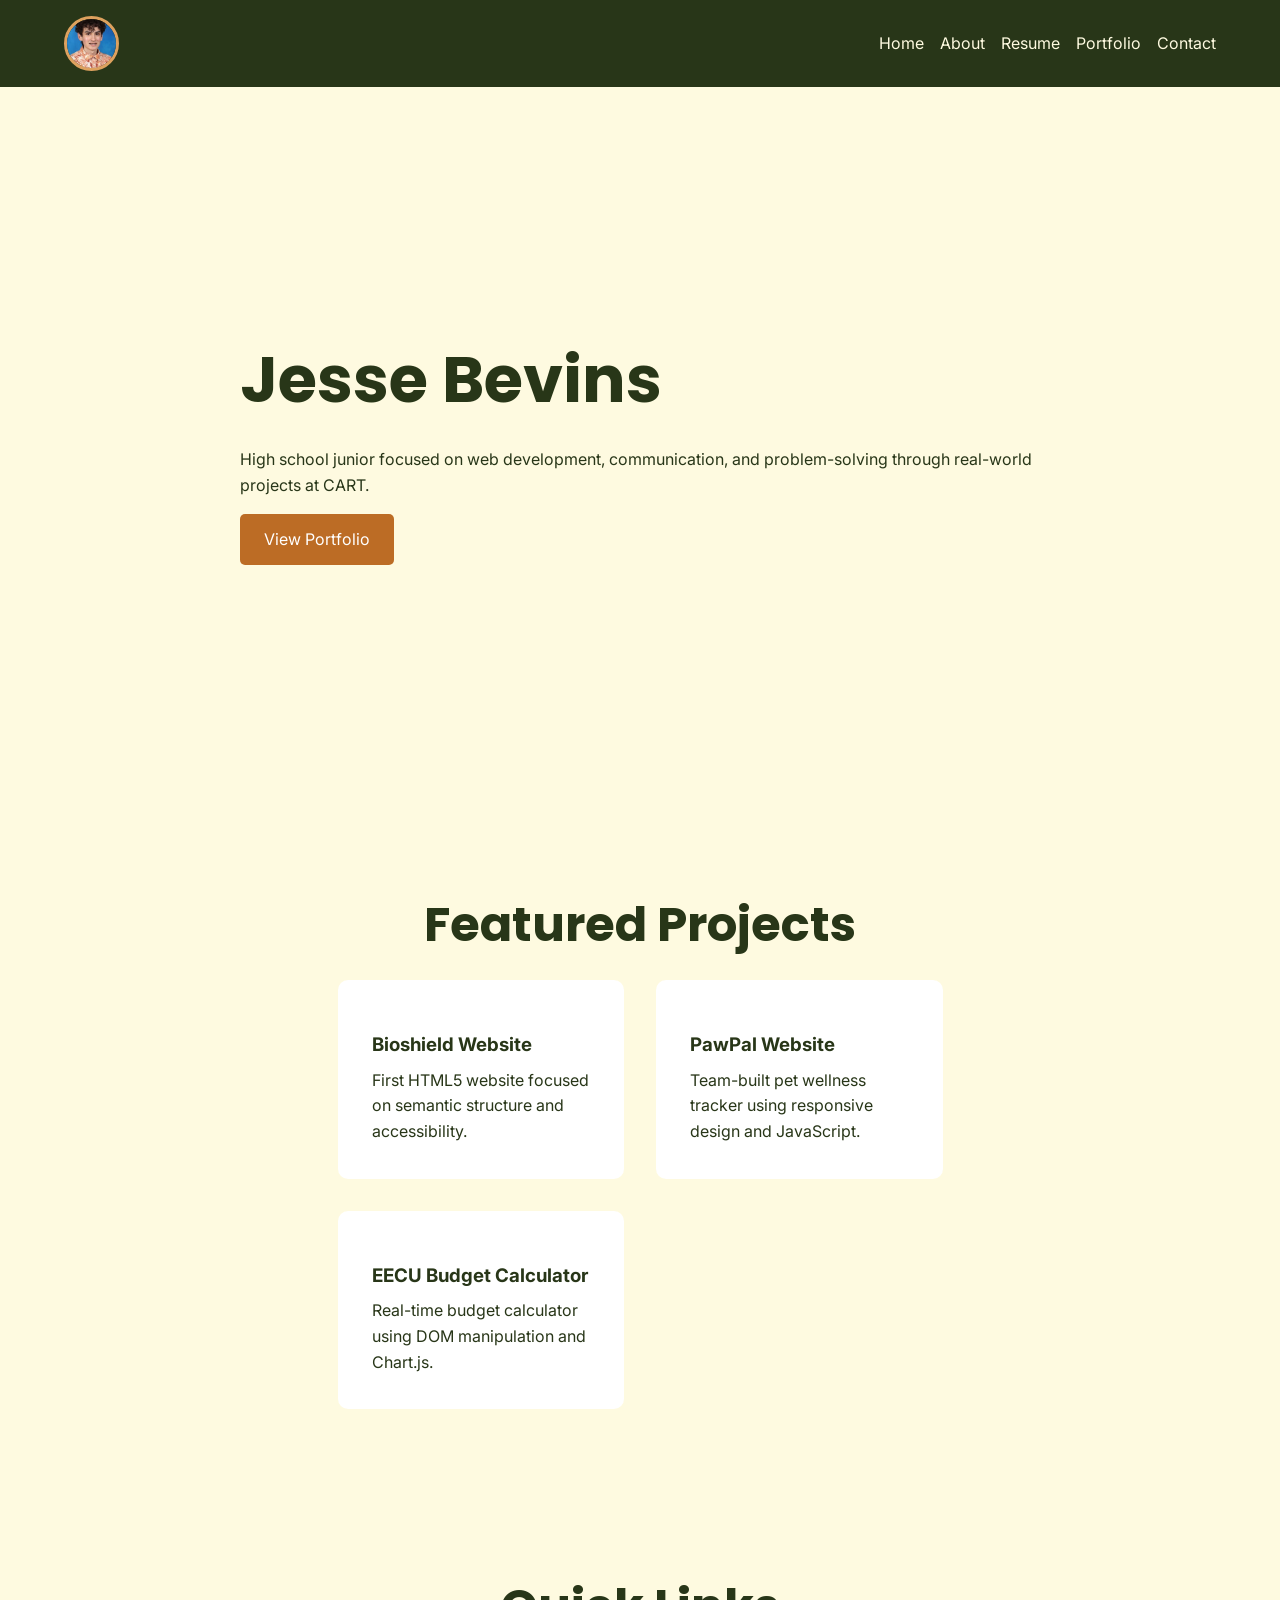
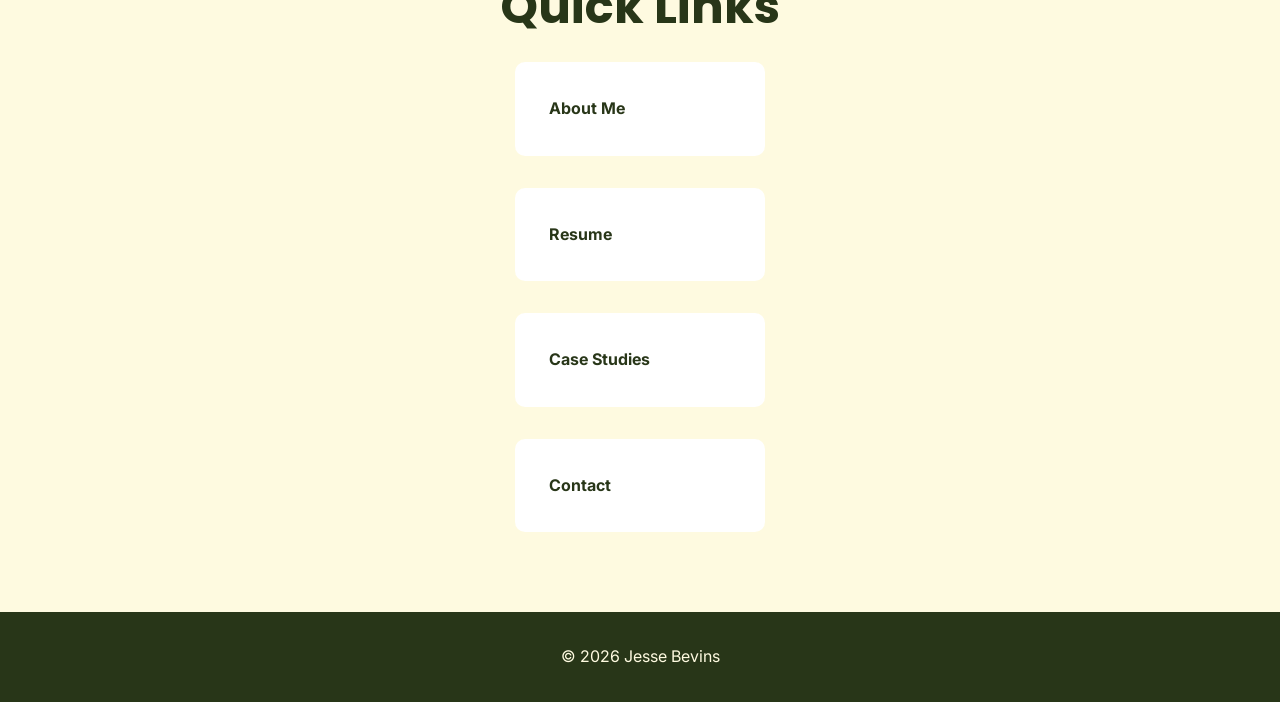
<file: index.html>
<!DOCTYPE html>
<html lang="en">
<head>
    <meta charset="UTF-8">
    <meta name="viewport" content="width=device-width, initial-scale=1.0">
    <title>Jesse Bevins | Portfolio</title>
    <link rel="preconnect" href="https://fonts.googleapis.com">
    <link rel="preconnect" href="https://fonts.gstatic.com" crossorigin>
    <link href="https://fonts.googleapis.com/css2?family=Inter:wght@400;500;700&family=Poppins:wght@400;600;700&display=swap" rel="stylesheet">
    <link rel="stylesheet" href="style.css">
    
</head>
<body>

<header>
    <nav>
         <a href="index.html" class="logo">
        <img src="image.jpeg" alt="Jesse Bevins Profile Picture">
    </a>

        <ul>
            <li><a href="index.html">Home</a></li>
            <li><a href="about.html">About</a></li>
            <li><a href="resume.html">Resume</a></li>
            <li><a href="portfolio.html">Portfolio</a></li>
            <li><a href="contact.html">Contact</a></li>
        </ul>
    </nav>
</header>

<main>

<section class="hero section hidden">
    <div>
        <h1>Jesse Bevins</h1>
        <p>
            High school junior focused on web development, communication,
            and problem-solving through real-world projects at CART.
        </p>

        <a href="portfolio.html" class="btn">View Portfolio</a>
    </div>
</section>

<section class="section hidden">
    <h2>Featured Projects</h2>

    <div class="grid cards">

        <article class="card">
            <h3>Bioshield Website</h3>
            <p>
                First HTML5 website focused on semantic structure and accessibility.
            </p>
        </article>

        <article class="card">
            <h3>PawPal Website</h3>
            <p>
                Team-built pet wellness tracker using responsive design and JavaScript.
            </p>
        </article>

        <article class="card">
            <h3>EECU Budget Calculator</h3>
            <p>
                Real-time budget calculator using DOM manipulation and Chart.js.
            </p>
        </article>

    </div>
</section>

<section class="section hidden">
    <h2>Quick Links</h2>

    <div class="grid cards">
        <a class="card link-card" href="about.html">About Me</a>
        <a class="card link-card" href="resume.html">Resume</a>
        <a class="card link-card" href="portfolio.html">Case Studies</a>
        <a class="card link-card" href="contact.html">Contact</a>
    </div>
</section>

</main>

<footer>
    <p>© 2026 Jesse Bevins</p>
</footer>
<script src="app.js"></script>
</body>
</html>
</file>
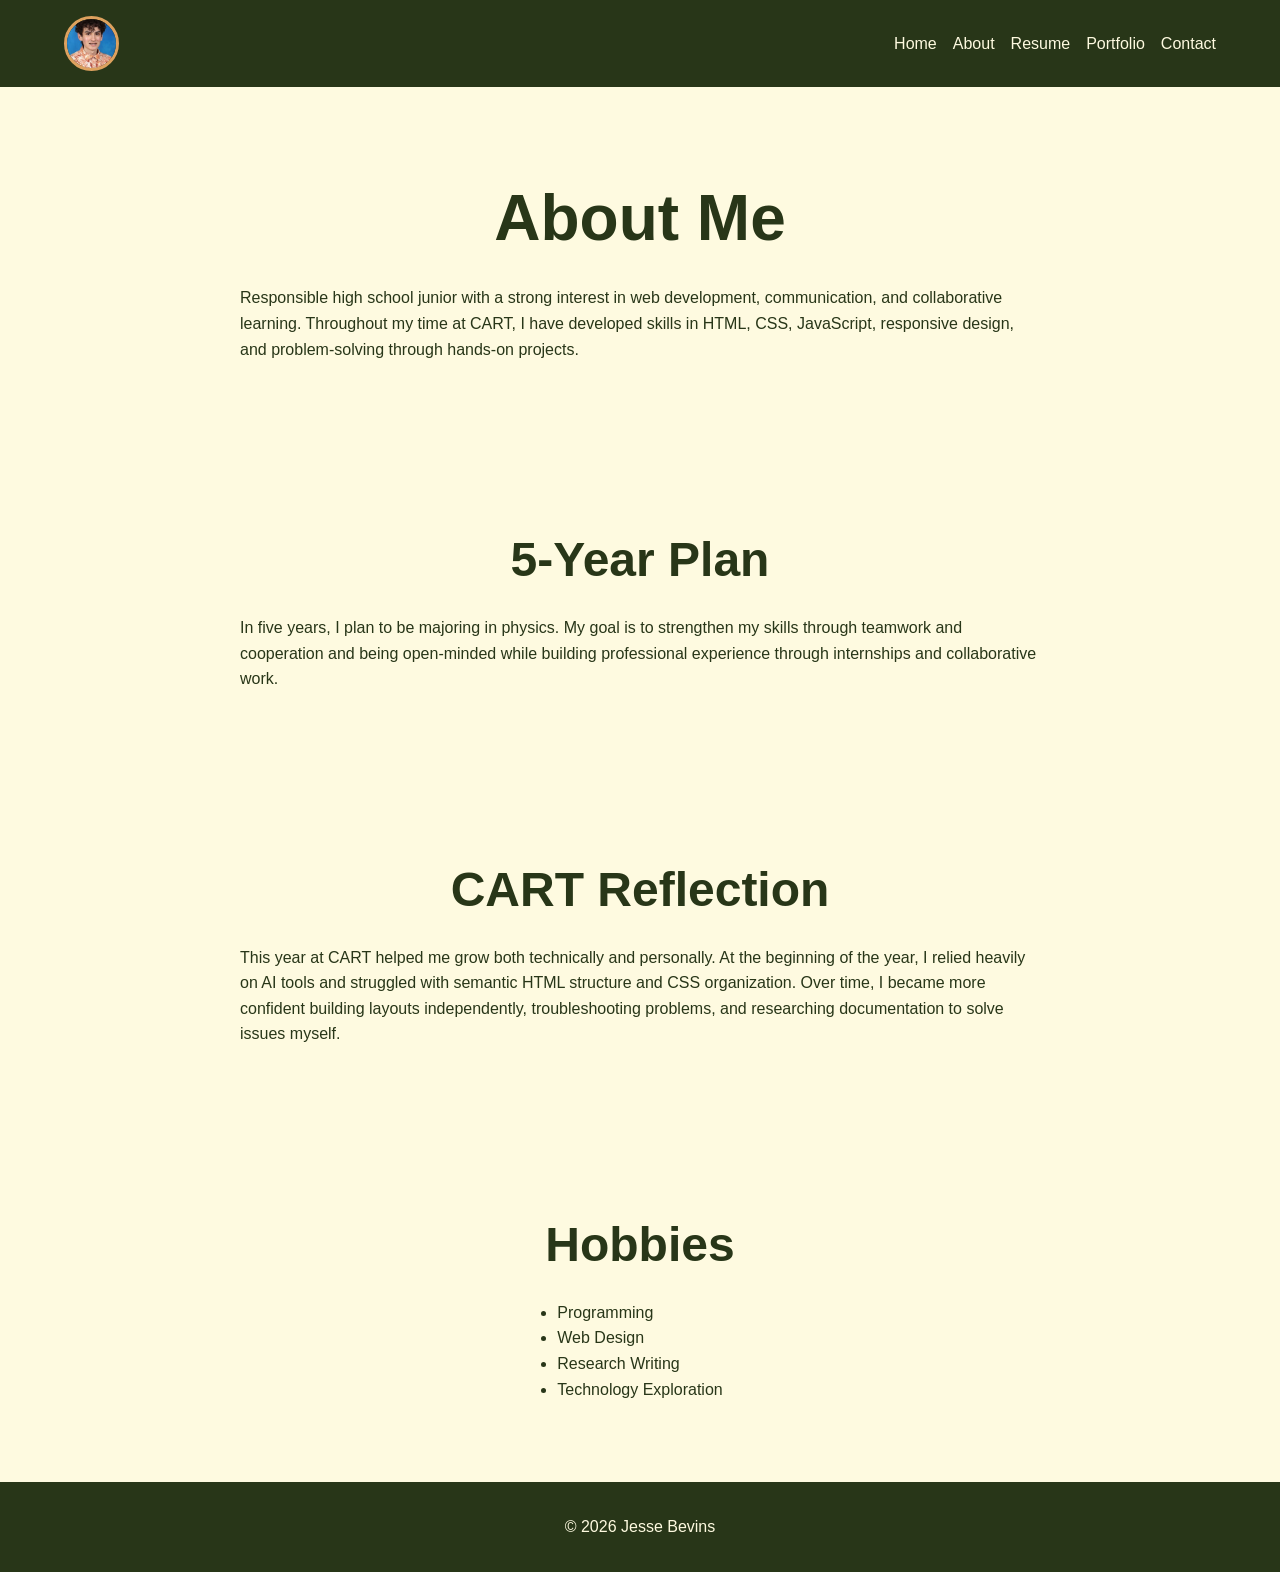
<file: about.html>
<!DOCTYPE html>
<html lang="en">
<head>
    <meta charset="UTF-8">
    <meta name="viewport" content="width=device-width, initial-scale=1.0">
    <title>About | Jesse Bevins</title>
    <link rel="stylesheet" href="style.css">
    
</head>
<body>

<nav>
    <a href="index.html" class="logo">
        <img src="image.jpeg" alt="Jesse Bevins Profile Picture">
    </a>

    <ul>
        <li><a href="index.html">Home</a></li>
        <li><a href="about.html">About</a></li>
        <li><a href="resume.html">Resume</a></li>
        <li><a href="portfolio.html">Portfolio</a></li>
        <li><a href="contact.html">Contact</a></li>
    </ul>
</nav>

<main>

<section class="section hidden">
    <h1>About Me</h1>

    <p>
        Responsible high school junior with a strong interest in web development,
        communication, and collaborative learning. Throughout my time at CART,
        I have developed skills in HTML, CSS, JavaScript, responsive design,
        and problem-solving through hands-on projects.
    </p>
</section>

<section class="section hidden">
    <h2>5-Year Plan</h2>

    <p>
        In five years, I plan to be majoring in physics. My goal is to strengthen my skills
        through teamwork and cooperation and being open-minded while building professional experience through
        internships and collaborative work.
    </p>
</section>

<section class="section hidden">
    <h2>CART Reflection</h2>

    <p>
        This year at CART helped me grow both technically and personally. At the beginning
        of the year, I relied heavily on AI tools and struggled with semantic HTML structure
        and CSS organization. Over time, I became more confident building layouts independently,
        troubleshooting problems, and researching documentation to solve issues myself.
    </p>
</section>



<section class="section hidden">
    <h2>Hobbies</h2>

    <ul>
        <li>Programming</li>
        <li>Web Design</li>
        <li>Research Writing</li>
        <li>Technology Exploration</li>
    </ul>
</section>

</main>

<footer>
    <p>© 2026 Jesse Bevins</p>
</footer>
<script src="app.js"></script>
</body>
</html>
</file>
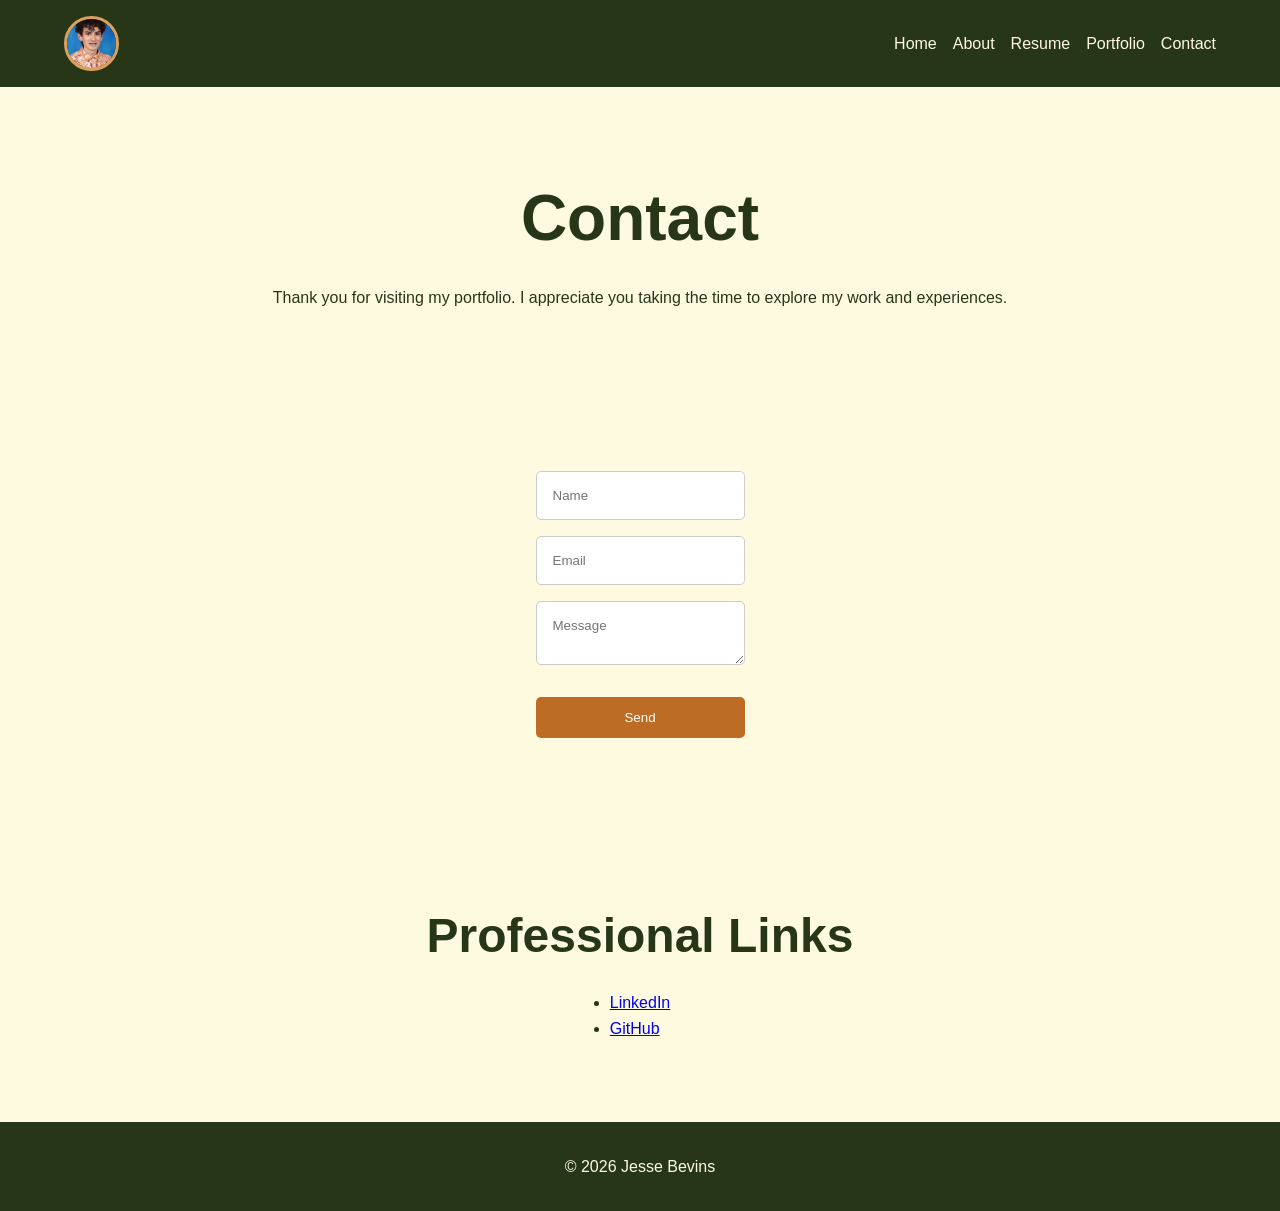
<file: contact.html>
<!DOCTYPE html>
<html lang="en">
<head>
    <meta charset="UTF-8">
    <meta name="viewport" content="width=device-width, initial-scale=1.0">
    <title>Contact | Jesse Bevins</title>
    <link rel="stylesheet" href="style.css">
   
</head>
<body>

<nav>
    <a href="index.html" class="logo">
        <img src="image.jpeg" alt="Jesse Bevins Profile Picture">
    </a>

    <ul>
        <li><a href="index.html">Home</a></li>
        <li><a href="about.html">About</a></li>
        <li><a href="resume.html">Resume</a></li>
        <li><a href="portfolio.html">Portfolio</a></li>
        <li><a href="contact.html">Contact</a></li>
    </ul>
</nav>

<main>

<section class="section hidden">
    <h1>Contact</h1>

    <p>
        Thank you for visiting my portfolio. I appreciate you taking the time
        to explore my work and experiences.
    </p>
</section>

<section class="section hidden">
    <form name="contact" method="POST" data-netlify="true" class="contact-form">

        <input type="hidden" name="form-name" value="contact">
        <input type="text" name="name" placeholder="Name" required>

        <input type="email" name="email" placeholder="Email" required>

        <textarea name="message" placeholder="Message"></textarea>

        <button type="submit" class="btn">Send</button>

    </form>
</section>

<section class="section hidden">
    <h2>Professional Links</h2>

    <ul>
        <li><a href="https://linkedin.com/in/jessebevins">LinkedIn</a></li>
        <li><a href="https://github.com/Jesseb3449">GitHub</a></li>
    </ul>
</section>

</main>

<footer>
    <p>© 2026 Jesse Bevins</p>
</footer>
 <script src="app.js"></script>
</body>
</html>
</file>
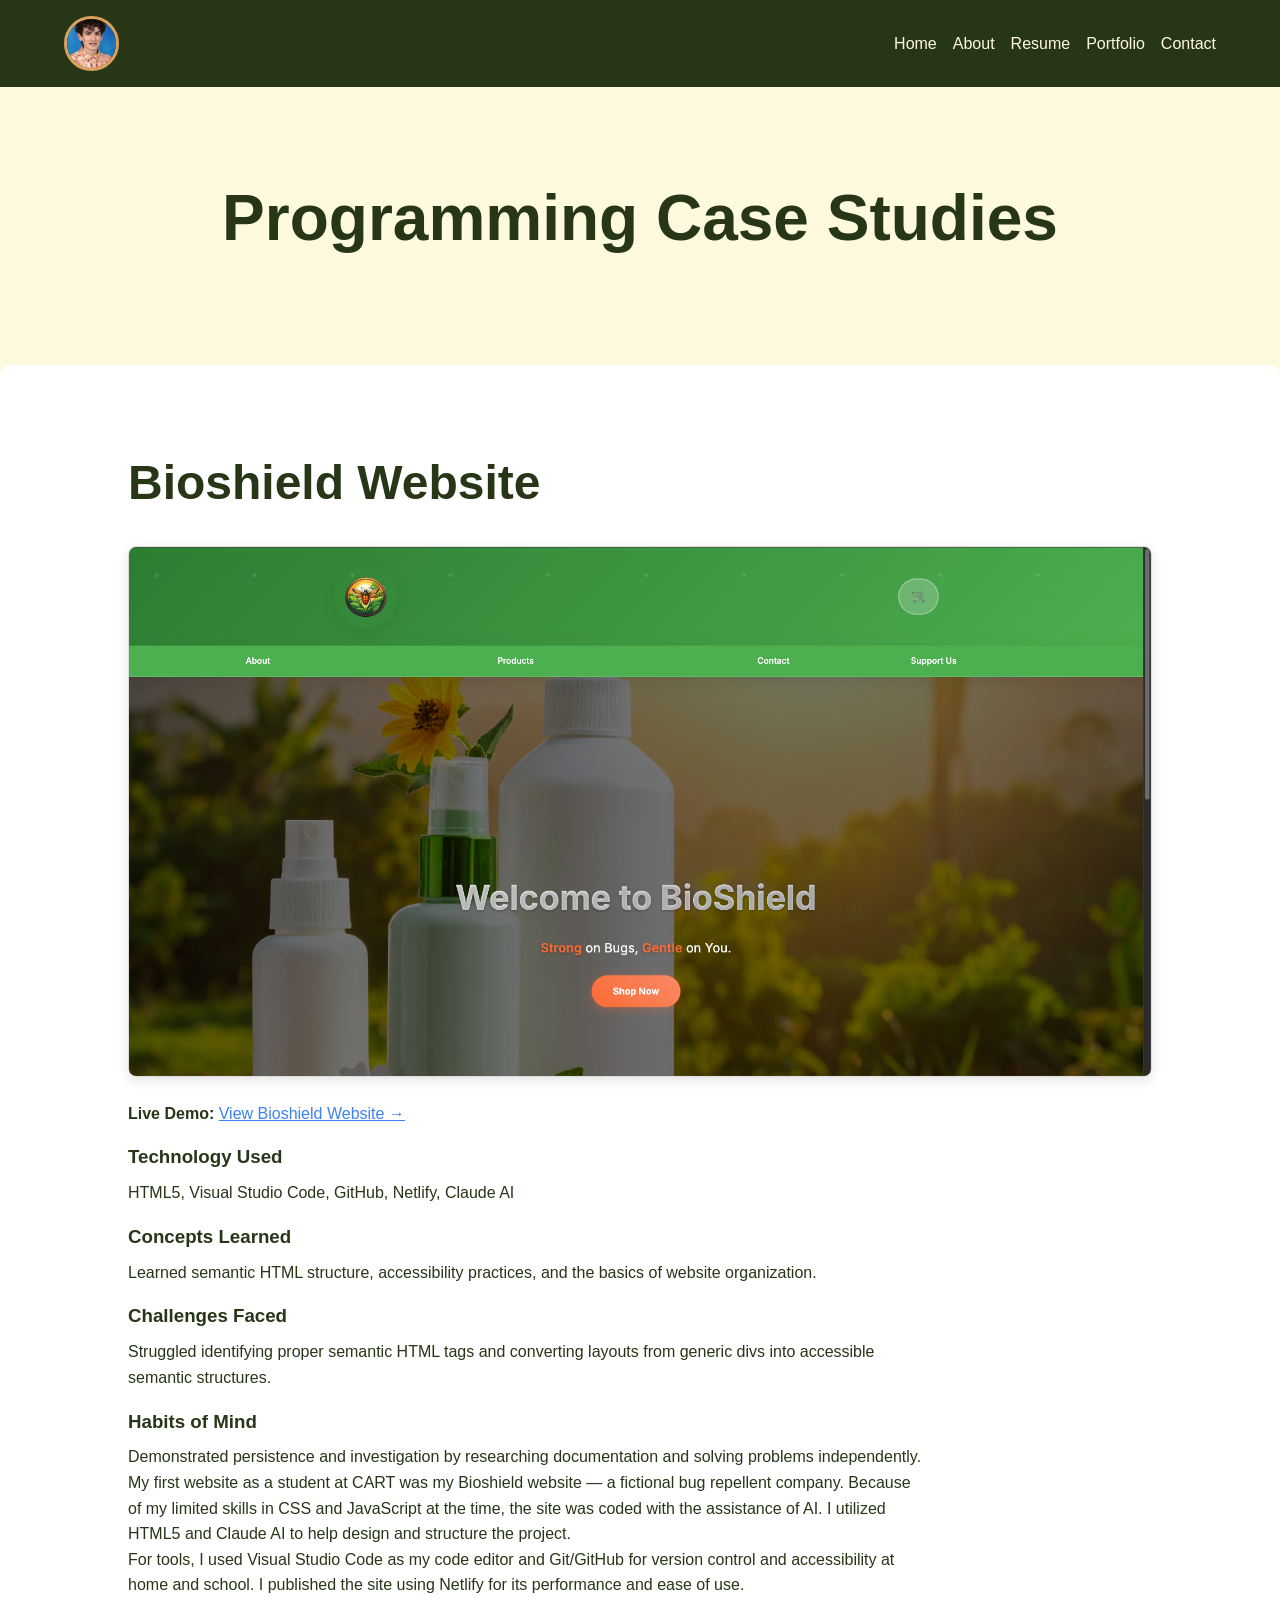
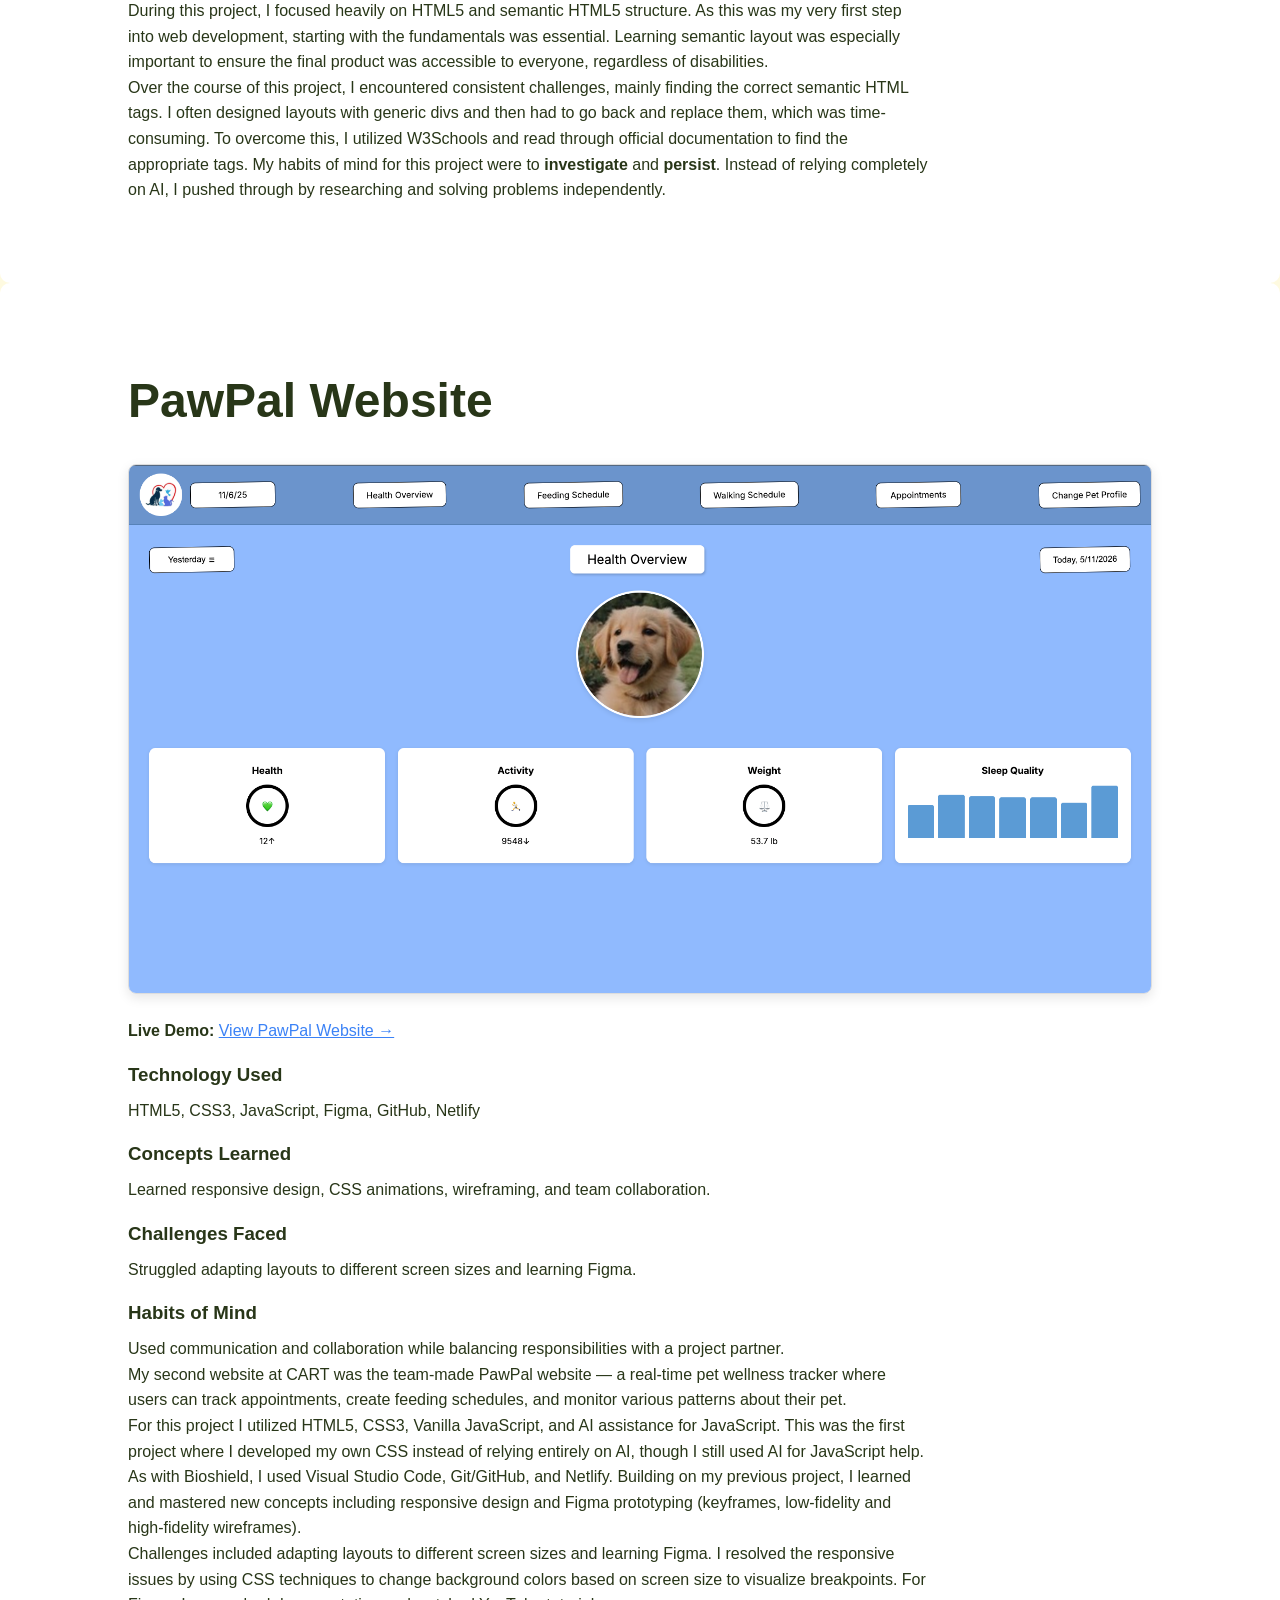
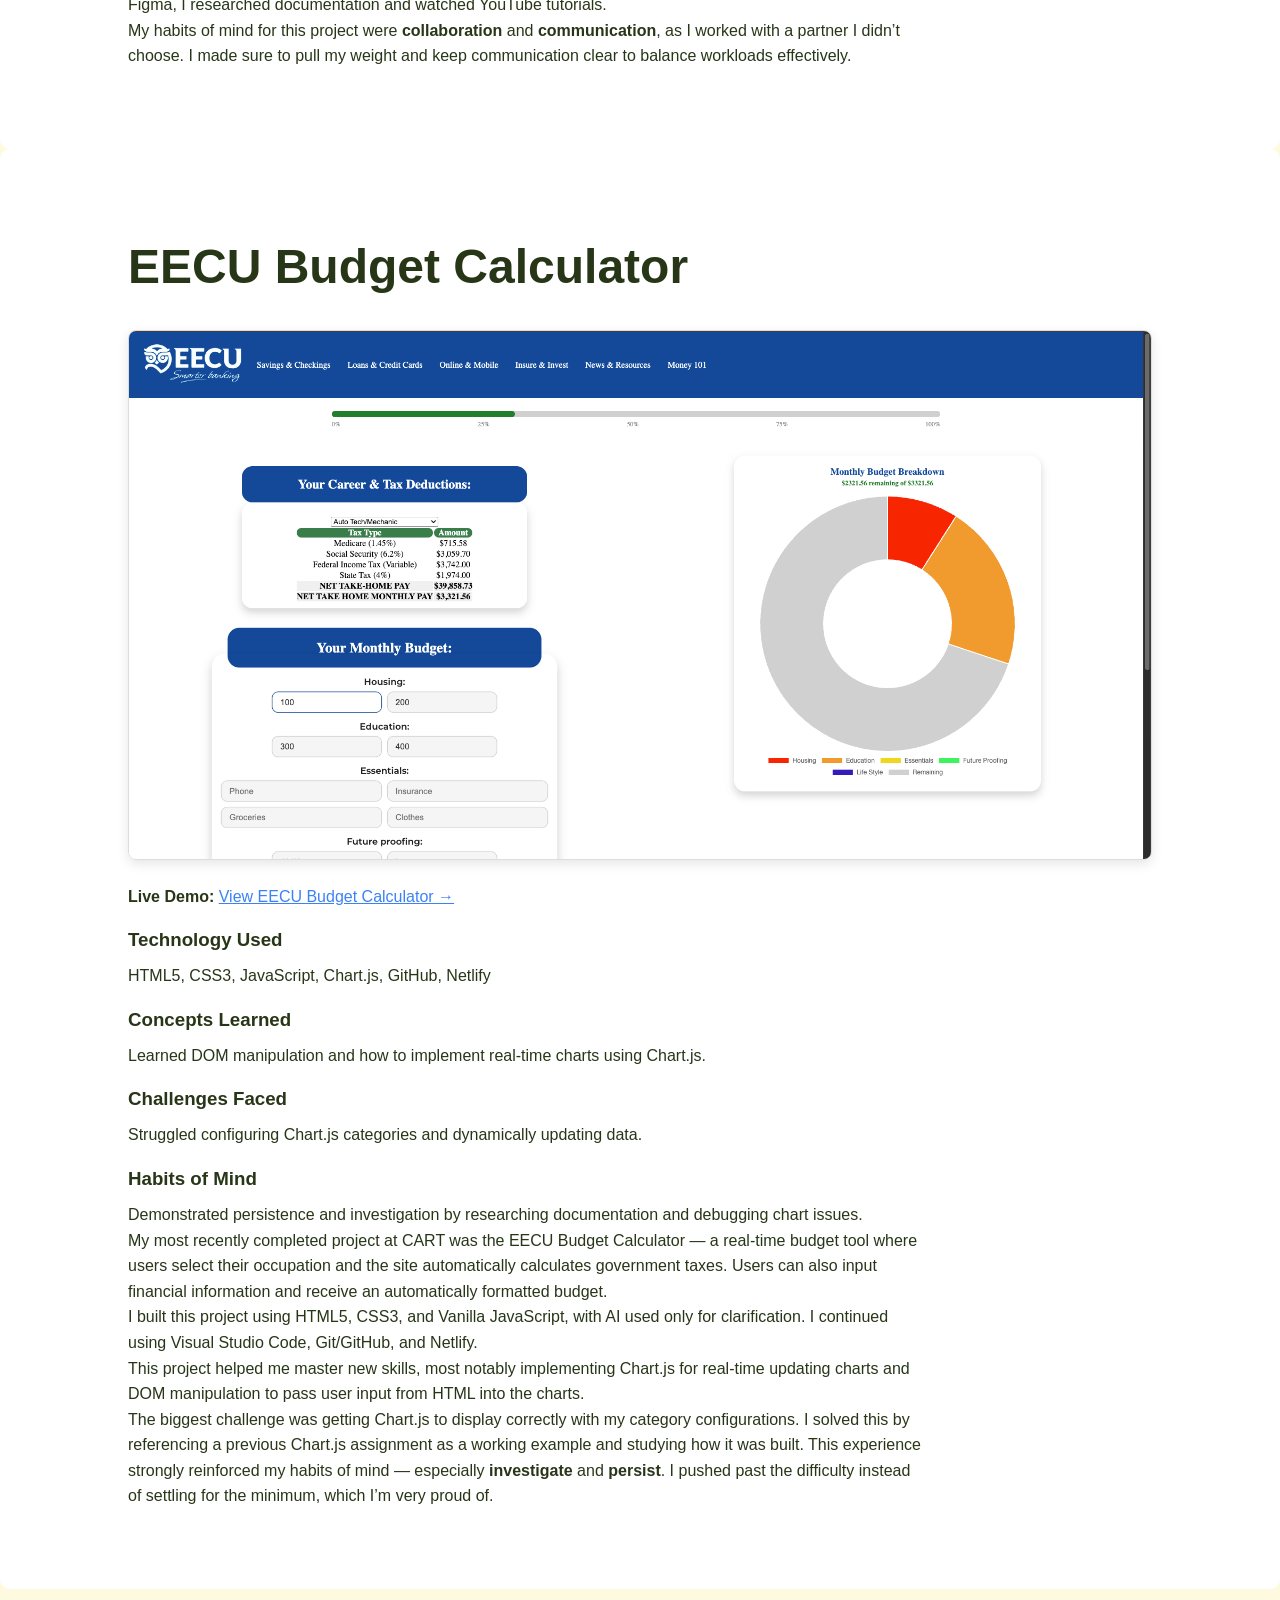
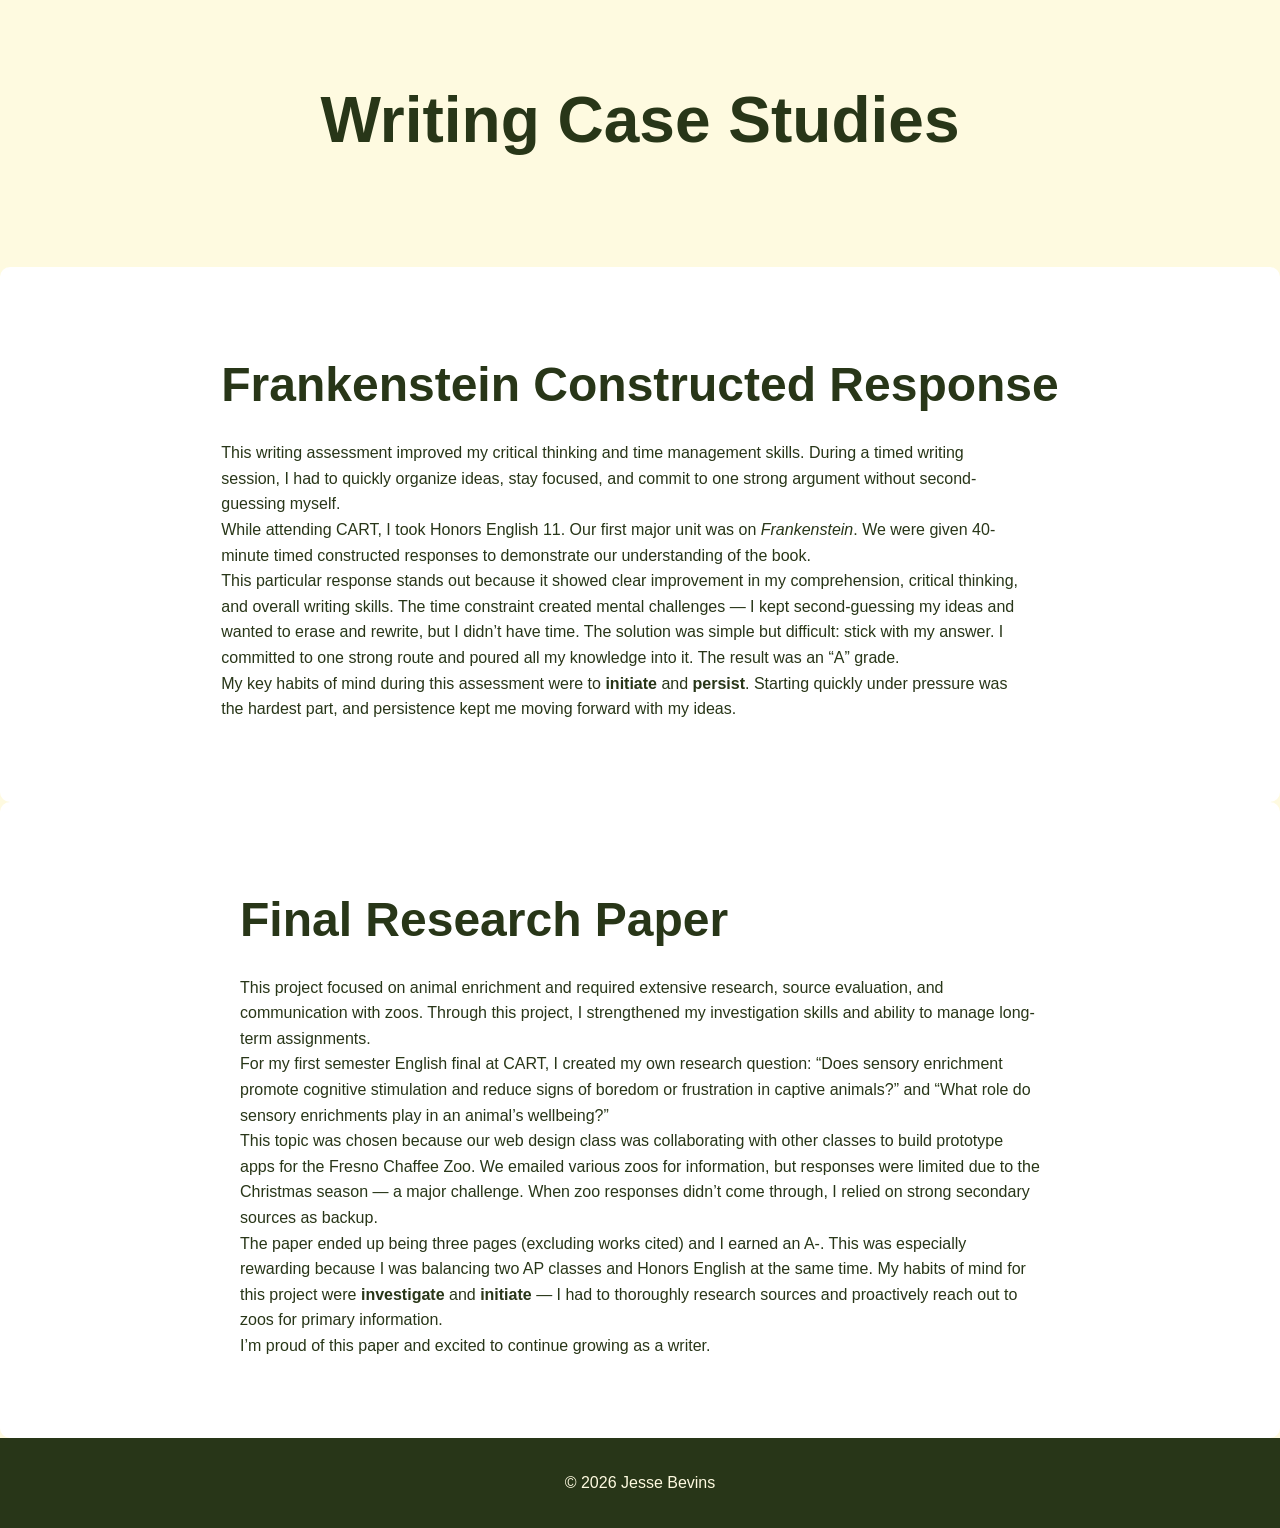
<file: portfolio.html>
<!DOCTYPE html>
<html lang="en">
<head>
    <meta charset="UTF-8">
    <meta name="viewport" content="width=device-width, initial-scale=1.0">
    <title>Portfolio | Jesse Bevins</title>
    <link rel="stylesheet" href="style.css">
</head>
<body>

<nav>
    <a href="index.html" class="logo">
        <img src="image.jpeg" alt="Jesse Bevins Profile Picture">
    </a>

    <ul>
        <li><a href="index.html">Home</a></li>
        <li><a href="about.html">About</a></li>
        <li><a href="resume.html">Resume</a></li>
        <li><a href="portfolio.html">Portfolio</a></li>
        <li><a href="contact.html">Contact</a></li>
    </ul>
</nav>

<main>

<section class="section hidden">
    <h1>Programming Case Studies</h1>
</section>

<section class="section case-study hidden">
    <div class="case-content">
        <h2>Bioshield Website</h2>
        
        
        <div class="project-image">
            <img src="bioshield.png" alt="Bioshield Website Screenshot" >
        </div>

        
        <p><strong>Live Demo:</strong> <a href="https://bioshieldshelleybevins.netlify.app/" target="_blank" class="project-link">View Bioshield Website →</a></p>

        <h3>Technology Used</h3>
        <p>HTML5, Visual Studio Code, GitHub, Netlify, Claude AI</p>

        <h3>Concepts Learned</h3>
        <p>
            Learned semantic HTML structure, accessibility practices,
            and the basics of website organization.
        </p>

        <h3>Challenges Faced</h3>
        <p>
            Struggled identifying proper semantic HTML tags and converting layouts
            from generic divs into accessible semantic structures.
        </p>

        <h3>Habits of Mind</h3>
        <p>
            Demonstrated persistence and investigation by researching documentation
            and solving problems independently.
        </p>

        <p>My first website as a student at CART was my Bioshield website — a fictional bug repellent company. Because of my limited skills in CSS and JavaScript at the time, the site was coded with the assistance of AI. I utilized HTML5 and Claude AI to help design and structure the project.</p>
        
        <p>For tools, I used Visual Studio Code as my code editor and Git/GitHub for version control and accessibility at home and school. I published the site using Netlify for its performance and ease of use.</p>
        
        <p>During this project, I focused heavily on HTML5 and semantic HTML5 structure. As this was my very first step into web development, starting with the fundamentals was essential. Learning semantic layout was especially important to ensure the final product was accessible to everyone, regardless of disabilities.</p>
        
        <p>Over the course of this project, I encountered consistent challenges, mainly finding the correct semantic HTML tags. I often designed layouts with generic divs and then had to go back and replace them, which was time-consuming. To overcome this, I utilized W3Schools and read through official documentation to find the appropriate tags. My habits of mind for this project were to <strong>investigate</strong> and <strong>persist</strong>. Instead of relying completely on AI, I pushed through by researching and solving problems independently.</p>
    </div>
</section>

<section class="section case-study hidden">
    <div class="case-content">
        <h2>PawPal Website</h2>
        
        
        <div class="project-image">
            <img src="pawpal.png" alt="PawPal Website Screenshot">
        </div>

        
        <p><strong>Live Demo:</strong> <a href="https://taleah-jesse-pawpal.netlify.app/" target="_blank" class="project-link">View PawPal Website →</a></p>

        <h3>Technology Used</h3>
        <p>HTML5, CSS3, JavaScript, Figma, GitHub, Netlify</p>

        <h3>Concepts Learned</h3>
        <p>
            Learned responsive design, CSS animations, wireframing,
            and team collaboration.
        </p>

        <h3>Challenges Faced</h3>
        <p>
            Struggled adapting layouts to different screen sizes and learning Figma.
        </p>

        <h3>Habits of Mind</h3>
        <p>
            Used communication and collaboration while balancing responsibilities
            with a project partner.
        </p>

        <p>My second website at CART was the team-made PawPal website — a real-time pet wellness tracker where users can track appointments, create feeding schedules, and monitor various patterns about their pet.</p>
        
        <p>For this project I utilized HTML5, CSS3, Vanilla JavaScript, and AI assistance for JavaScript. This was the first project where I developed my own CSS instead of relying entirely on AI, though I still used AI for JavaScript help.</p>
        
        <p>As with Bioshield, I used Visual Studio Code, Git/GitHub, and Netlify. Building on my previous project, I learned and mastered new concepts including responsive design and Figma prototyping (keyframes, low-fidelity and high-fidelity wireframes).</p>
        
        <p>Challenges included adapting layouts to different screen sizes and learning Figma. I resolved the responsive issues by using CSS techniques to change background colors based on screen size to visualize breakpoints. For Figma, I researched documentation and watched YouTube tutorials.</p>
        
        <p>My habits of mind for this project were <strong>collaboration</strong> and <strong>communication</strong>, as I worked with a partner I didn’t choose. I made sure to pull my weight and keep communication clear to balance workloads effectively.</p>
    </div>
</section>

<section class="section case-study hidden">
    <div class="case-content">
        <h2>EECU Budget Calculator</h2>
        
        
        <div class="project-image">
            <img src="eecu.png" alt="EECU Budget Calculator Screenshot">
        </div>

       
        <p><strong>Live Demo:</strong> <a href="https://eecuwiseup.netlify.app/" target="_blank" class="project-link">View EECU Budget Calculator →</a></p>

        <h3>Technology Used</h3>
        <p>HTML5, CSS3, JavaScript, Chart.js, GitHub, Netlify</p>

        <h3>Concepts Learned</h3>
        <p>
            Learned DOM manipulation and how to implement real-time charts using Chart.js.
        </p>

        <h3>Challenges Faced</h3>
        <p>
            Struggled configuring Chart.js categories and dynamically updating data.
        </p>

        <h3>Habits of Mind</h3>
        <p>
            Demonstrated persistence and investigation by researching documentation
            and debugging chart issues.
        </p>

        <p>My most recently completed project at CART was the EECU Budget Calculator — a real-time budget tool where users select their occupation and the site automatically calculates government taxes. Users can also input financial information and receive an automatically formatted budget.</p>
        
        <p>I built this project using HTML5, CSS3, and Vanilla JavaScript, with AI used only for clarification. I continued using Visual Studio Code, Git/GitHub, and Netlify.</p>
        
        <p>This project helped me master new skills, most notably implementing Chart.js for real-time updating charts and DOM manipulation to pass user input from HTML into the charts.</p>
        
        <p>The biggest challenge was getting Chart.js to display correctly with my category configurations. I solved this by referencing a previous Chart.js assignment as a working example and studying how it was built. This experience strongly reinforced my habits of mind — especially <strong>investigate</strong> and <strong>persist</strong>. I pushed past the difficulty instead of settling for the minimum, which I’m very proud of.</p>
    </div>
</section>

<section class="section hidden">
    <h1>Writing Case Studies</h1>
</section>

<section class="section case-study hidden">
    <div class="case-content">
        <h2>Frankenstein Constructed Response</h2>
        <p>
            This writing assessment improved my critical thinking and time management skills. 
            During a timed writing session, I had to quickly organize ideas, stay focused, 
            and commit to one strong argument without second-guessing myself.
        </p>

        <p>While attending CART, I took Honors English 11. Our first major unit was on <em>Frankenstein</em>. We were given 40-minute timed constructed responses to demonstrate our understanding of the book.</p>
        
        <p>This particular response stands out because it showed clear improvement in my comprehension, critical thinking, and overall writing skills. The time constraint created mental challenges — I kept second-guessing my ideas and wanted to erase and rewrite, but I didn’t have time. The solution was simple but difficult: stick with my answer. I committed to one strong route and poured all my knowledge into it. The result was an “A” grade.</p>
        
        <p>My key habits of mind during this assessment were to <strong>initiate</strong> and <strong>persist</strong>. Starting quickly under pressure was the hardest part, and persistence kept me moving forward with my ideas.</p>
    </div>
</section>

<section class="section case-study hidden">
    <div class="case-content">
        <h2>Final Research Paper</h2>
        <p>
            This project focused on animal enrichment and required extensive research,
            source evaluation, and communication with zoos. Through this project,
            I strengthened my investigation skills and ability to manage long-term assignments.
        </p>

        <p>For my first semester English final at CART, I created my own research question: “Does sensory enrichment promote cognitive stimulation and reduce signs of boredom or frustration in captive animals?” and “What role do sensory enrichments play in an animal’s wellbeing?”</p>
        
        <p>This topic was chosen because our web design class was collaborating with other classes to build prototype apps for the Fresno Chaffee Zoo. We emailed various zoos for information, but responses were limited due to the Christmas season — a major challenge. When zoo responses didn’t come through, I relied on strong secondary sources as backup.</p>
        
        <p>The paper ended up being three pages (excluding works cited) and I earned an A-. This was especially rewarding because I was balancing two AP classes and Honors English at the same time. My habits of mind for this project were <strong>investigate</strong> and <strong>initiate</strong> — I had to thoroughly research sources and proactively reach out to zoos for primary information.</p>
        
        <p>I’m proud of this paper and excited to continue growing as a writer.</p>
    </div>
</section>

</main>

<footer>
    <p>© 2026 Jesse Bevins</p>
</footer>
<script src="app.js"></script>
</body>
</html>
</file>
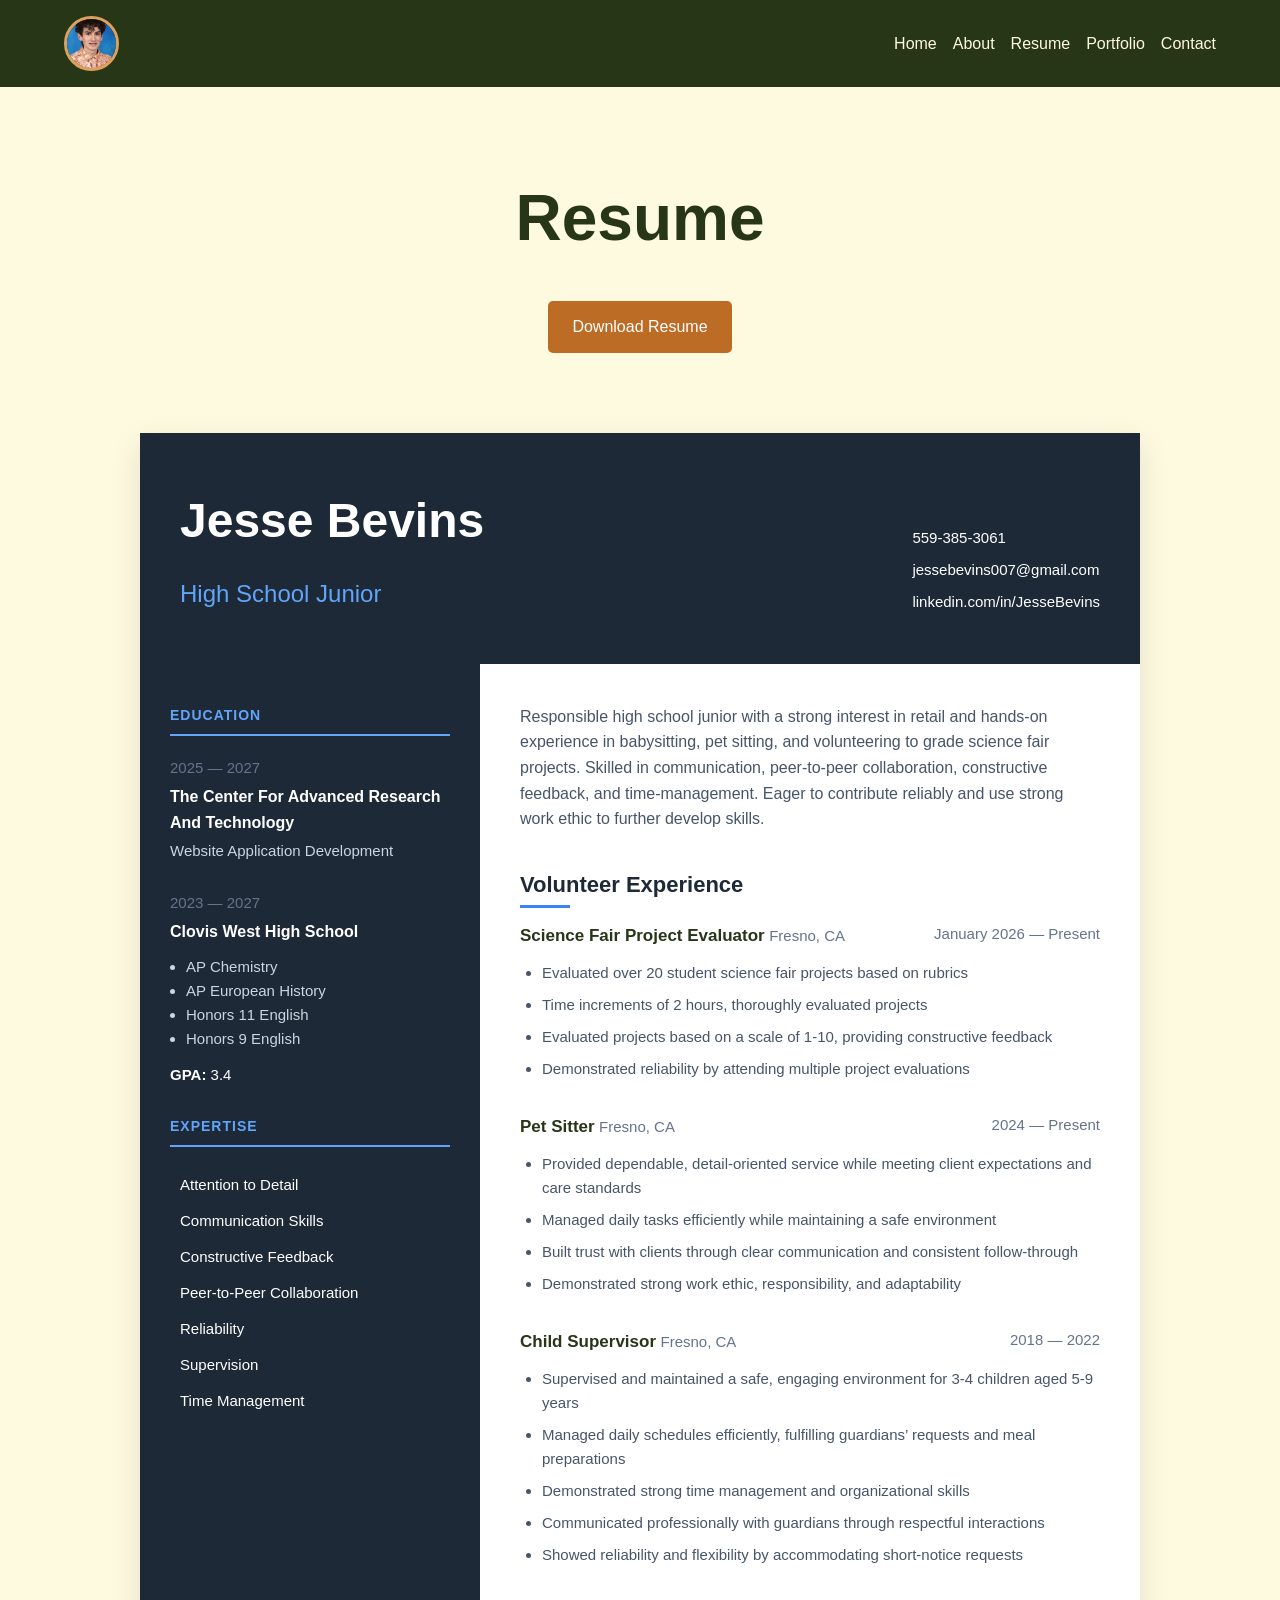
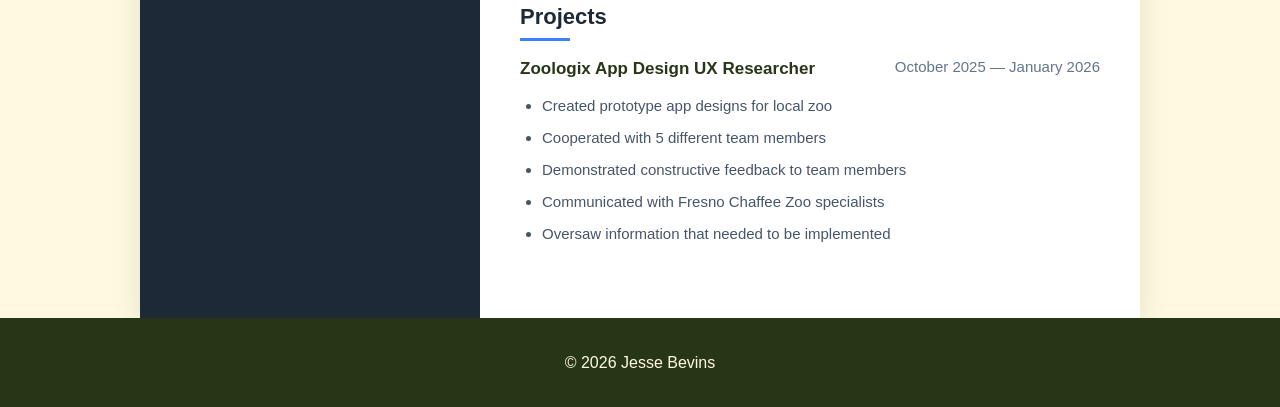
<file: resume.html>
<!DOCTYPE html>
<html lang="en">
<head>
    <meta charset="UTF-8">
    <meta name="viewport" content="width=device-width, initial-scale=1.0">
    <title>Resume | Jesse Bevins</title>
    <link rel="stylesheet" href="style.css">
    
</head>
<body>

<nav>
    <a href="index.html" class="logo">
        <img src="image.jpeg" alt="Jesse Bevins Profile Picture">
    </a>

    <ul>
        <li><a href="index.html">Home</a></li>
        <li><a href="about.html">About</a></li>
        <li><a href="resume.html">Resume</a></li>
        <li><a href="portfolio.html">Portfolio</a></li>
        <li><a href="contact.html">Contact</a></li>
    </ul>
</nav>

<main>

<section class="section hidden">
    <h1>Resume</h1>

    <a href="resume.pdf" download class="btn">Download Resume</a>
</section>

<div class="resume">

       
        <header class="header">
            <div class="header-content">
                <div>
                    <h1>Jesse Bevins</h1>
                    <p class="title">High School Junior</p>
                </div>
                <div class="contact-info">
                    <a href="tel:5593853061"><i class="fas fa-phone"></i> 559-385-3061</a>
                    <a href="mailto:jessebevins007@gmail.com"><i class="fas fa-envelope"></i> jessebevins007@gmail.com</a>
                    <a href="https://linkedin.com/in/JesseBevins" target="_blank"><i class="fab fa-linkedin"></i> linkedin.com/in/JesseBevins</a>
                </div>
            </div>
        </header>

        <div class="main-grid">
            
           
            <aside class="sidebar">
                <section>
                    <h2>Education</h2>
                    <div class="edu-item">
                        <p class="date">2025 — 2027</p>
                        <p class="school">The Center For Advanced Research And Technology</p>
                        <p class="detail">Website Application Development</p>
                    </div>
                    <div class="edu-item">
                        <p class="date">2023 — 2027</p>
                        <p class="school">Clovis West High School</p>
                        <ul class="courses">
                            <li>AP Chemistry</li>
                            <li>AP European History</li>
                            <li>Honors 11 English</li>
                            <li>Honors 9 English</li>
                        </ul>
                        <p class="gpa"><strong>GPA:</strong> 3.4</p>
                    </div>
                </section>

                <section>
                    <h2>Expertise</h2>
                    <ul class="expertise-list">
                        <li>Attention to Detail</li>
                        <li>Communication Skills</li>
                        <li>Constructive Feedback</li>
                        <li>Peer-to-Peer Collaboration</li>
                        <li>Reliability</li>
                        <li>Supervision</li>
                        <li>Time Management</li>
                    </ul>
                </section>
            </aside>

           
            <main class="content">
                <!-- Summary -->
                <section class="summary">
                    <p>Responsible high school junior with a strong interest in retail and hands-on experience in babysitting, pet sitting, and volunteering to grade science fair projects. Skilled in communication, peer-to-peer collaboration, constructive feedback, and time-management. Eager to contribute reliably and use strong work ethic to further develop skills.</p>
                </section>

               
                <section>
                    <h2>Volunteer Experience</h2>

                    <div class="experience">
                        <div class="exp-header">
                            <div>
                                <strong>Science Fair Project Evaluator</strong>
                                <span class="location">Fresno, CA</span>
                            </div>
                            <span class="date">January 2026 — Present</span>
                        </div>
                        <ul>
                            <li>Evaluated over 20 student science fair projects based on rubrics</li>
                            <li>Time increments of 2 hours, thoroughly evaluated projects</li>
                            <li>Evaluated projects based on a scale of 1-10, providing constructive feedback</li>
                            <li>Demonstrated reliability by attending multiple project evaluations</li>
                        </ul>
                    </div>

                    <div class="experience">
                        <div class="exp-header">
                            <div>
                                <strong>Pet Sitter</strong>
                                <span class="location">Fresno, CA</span>
                            </div>
                            <span class="date">2024 — Present</span>
                        </div>
                        <ul>
                            <li>Provided dependable, detail-oriented service while meeting client expectations and care standards</li>
                            <li>Managed daily tasks efficiently while maintaining a safe environment</li>
                            <li>Built trust with clients through clear communication and consistent follow-through</li>
                            <li>Demonstrated strong work ethic, responsibility, and adaptability</li>
                        </ul>
                    </div>

                    <div class="experience">
                        <div class="exp-header">
                            <div>
                                <strong>Child Supervisor</strong>
                                <span class="location">Fresno, CA</span>
                            </div>
                            <span class="date">2018 — 2022</span>
                        </div>
                        <ul>
                            <li>Supervised and maintained a safe, engaging environment for 3-4 children aged 5-9 years</li>
                            <li>Managed daily schedules efficiently, fulfilling guardians’ requests and meal preparations</li>
                            <li>Demonstrated strong time management and organizational skills</li>
                            <li>Communicated professionally with guardians through respectful interactions</li>
                            <li>Showed reliability and flexibility by accommodating short-notice requests</li>
                        </ul>
                    </div>
                </section>
 
                <section>
                    <h2>Projects</h2>
                    <div class="experience">
                        <div class="exp-header">
                            <div>
                                <strong>Zoologix App Design UX Researcher</strong>
                            </div>
                            <span class="date">October 2025 — January 2026</span>
                        </div>
                        <ul>
                            <li>Created prototype app designs for local zoo</li>
                            <li>Cooperated with 5 different team members</li>
                            <li>Demonstrated constructive feedback to team members</li>
                            <li>Communicated with Fresno Chaffee Zoo specialists</li>
                            <li>Oversaw information that needed to be implemented</li>
                        </ul>
                    </div>
                </section>
            </main>
        </div>
    </div>

</main>

<footer>
    <p>© 2026 Jesse Bevins</p>
</footer>
<script src="app.js"></script>
</body>
</html>
</file>
<file: style.css>
:root {
    --dark: #283618;
    --olive: #606C38;
    --cream: #FEFAE0;
    --tan: #DDA15E;
    --orange: #BC6C25;

    --heading: "Poppins", sans-serif;
    --body: "Inter", sans-serif;
}

* {
    margin: 0;
    padding: 0;
    box-sizing: border-box;
}

body {
    background: var(--cream);
    color: var(--dark);
    font-family: var(--body);
    line-height: 1.6;
}

img {
    width: 100%;
    display: block;
}

nav {
    display: flex;
    justify-content: space-between;
    align-items: center;
    padding: 1rem 5%;
    background: var(--dark);
}

nav ul {
    display: flex;
    list-style: none;
    gap: 1rem;
}

nav a {
    color: var(--cream);
    text-decoration: none;
    transition: 0.3s;
}

nav a:hover {
    color: var(--tan);
}

.logo {
    color: var(--cream);
}

.section {
    padding: 5rem 10%;
}

.section.hidden.show {
  display: flex;
  flex-direction: column;
  align-items: center;
  justify-content: center;
}

.hero {
    min-height: 80vh;
    display: flex;
    align-items: center;
}

h1 {
    font-family: var(--heading);
    font-size: clamp(2.5rem, 5vw, 5rem);
    margin-bottom: 1rem;
}

h2 {
    font-family: var(--heading);
    font-size: clamp(2rem, 4vw, 3rem);
    margin-bottom: 1rem;
}

h3 {
    margin-top: 1rem;
    margin-bottom: 0.5rem;
}

p {
    font-size: clamp(1rem, 1.2vw, 1.1rem);
    max-width: 800px;
}

.grid {
    display: grid;
    gap: 2rem;
}

.cards {
    grid-template-columns: repeat(auto-fit, minmax(250px, 1fr));
}

.card {
    background: white;
    padding: 2rem;
    border-radius: 10px;
    transition: 0.3s;
    border: 2px solid transparent;
}

.card:hover {
    transform: translateY(-5px);
    border-color: var(--tan);
}

.link-card {
    text-decoration: none;
    color: var(--dark);
    font-weight: bold;
}

.btn {
    display: inline-block;
    margin-top: 1rem;
    padding: 0.8rem 1.5rem;
    background: var(--orange);
    color: white;
    text-decoration: none;
    border: none;
    border-radius: 5px;
    cursor: pointer;
    transition: 0.3s;
}

.btn:hover {
    background: var(--tan);
}

.case-study {
    background: white;
    border-radius: 10px;
}

.contact-form {
    display: flex;
    flex-direction: column;
    gap: 1rem;
    max-width: 600px;
}

input,
textarea {
    padding: 1rem;
    border: 1px solid #ccc;
    border-radius: 5px;
    font-family: var(--body);
}

footer {
  padding-top: 2rem;
  padding: 2rem;
    text-align: center;
    background: var(--dark);
    color: var(--cream);
    display: flex;
    justify-content: center;
    align-items: center;
}

.hidden {
    opacity: 0;
    transform: translateY(40px);
    transition: all 0.8s ease;
}

.show {
    opacity: 1;
    transform: translateY(0);
}


.resume {
    max-width: 62.5rem;
    margin: 0 auto;
    background: white;
    box-shadow: 0 0.625rem 1.875rem rgba(0, 0, 0, 0.1);
    overflow: hidden;
}


.header {
    background: #1e2937;
    color: white;
    padding: 3.125rem 2.5rem;
}

.header-content {
    display: flex;
    justify-content: space-between;
    align-items: flex-end;
    flex-wrap: wrap;
    gap: 1.25rem;
}

.header h1 {
    font-size: 3rem;
    font-weight: 700;
}

.title {
    font-size: 1.5rem;
    color: #60a5fa;
    margin-top: 0.5rem;
}

.contact-info {
    display: flex;
    flex-direction: column;
    gap: 0.5rem;
    text-align: right;
}

.contact-info a {
    color: white;
    text-decoration: none;
    display: flex;
    align-items: center;
    gap: 0.5rem;
    font-size: 0.9375rem;
}

.contact-info a:hover {
    color: #60a5fa;
}


.main-grid {
    display: grid;
    grid-template-columns: 21.25rem 1fr;
}


.sidebar {
    background: #1e2937;
    color: white;
    padding: 2.5rem 1.875rem;
}

.sidebar h2 {
    color: #60a5fa;
    text-transform: uppercase;
    font-size: 0.875rem;
    letter-spacing: 0.0625rem;
    margin-bottom: 1.25rem;
    border-bottom: 0.125rem solid #60a5fa;
    padding-bottom: 0.5rem;
}

.edu-item {
    margin-bottom: 1.75rem;
}

.date {
    color: #93c5fd;
    font-size: 0.875rem;
}

.school {
    font-weight: 600;
    margin: 0.25rem 0;
}

.detail {
    color: #cbd5e1;
    font-size: 0.9375rem;
}

.courses {
    margin: 0.625rem 0 0.75rem 1rem;
    font-size: 0.9375rem;
    color: #cbd5e1;
}

.gpa {
    color: white;
    font-size: 0.9375rem;
}

.expertise-list {
    list-style: none;
}

.expertise-list li {
    padding: 0.375rem 0;
    font-size: 0.9375rem;
    display: flex;
    align-items: center;
    gap: 0.625rem;
}

.expertise-list li::before {
    content: "";
    color: #34d399;
}


.content {
    padding: 2.5rem;
}

.content h2 {
    font-size: 1.375rem;
    color: #1e2937;
    margin-bottom: 1.25rem;
    position: relative;
}

.content h2:after {
    content: '';
    position: absolute;
    bottom: -0.375rem;
    left: 0;
    width: 3.125rem;
    height: 0.1875rem;
    background: #3b82f6;
}

.summary {
    margin-bottom: 2.1875rem;
    color: #475569;
    font-size: 0.96875rem;
}


.experience {
    margin-bottom: 2rem;
}

.exp-header {
    display: flex;
    justify-content: space-between;
    align-items: flex-start;
    margin-bottom: 0.75rem;
    flex-wrap: wrap;
    gap: 0.625rem;
}

.exp-header strong {
    font-size: 1.0625rem;
}

.location {
    color: #64748b;
    font-size: 0.9375rem;
}

.date {
    color: #64748b;
    font-size: 0.9375rem;
    font-weight: 500;
    white-space: nowrap;
}

.content ul {
    padding-left: 1.375rem;
    color: #475569;
    font-size: 0.9375rem;
}

.content ul li {
    margin-bottom: 0.5rem;
}


.project-image {
    margin: 1.5rem 0;
    text-align: center;
}

.project-image img {
    max-width: 100%;
    height: auto;
    border: 1px solid #ddd;
    border-radius: 8px;
    box-shadow: 0 4px 12px rgba(0,0,0,0.1);
}

.project-link {
    color: #3b82f6;
    font-weight: 500;
}

.logo {
    display: block;
}

.logo img {
    width: 55px;
    height: 55px;
    object-fit: cover;
    border-radius: 50%;
    border: 3px solid var(--tan);
    transition: all 0.3s ease;
}

.logo img:hover {
    transform: scale(1.08);
    border-color: var(--orange);
}


.logo {
    text-decoration: none;
}

@media (max-width: 768px) {
    nav {
        flex-direction: column;
        gap: 1rem;
    }

    nav ul {
        flex-wrap: wrap;
        justify-content: center;
    }
}

@media (max-width: 48rem) {
    .main-grid {
        grid-template-columns: 1fr;
    }
    .header-content {
        flex-direction: column;
        text-align: center;
    }
    .contact-info {
        text-align: center;
    }
}

@media (max-width: 768px) {
    .logo img {
        width: 48px;
        height: 48px;
    }
}
</file>
